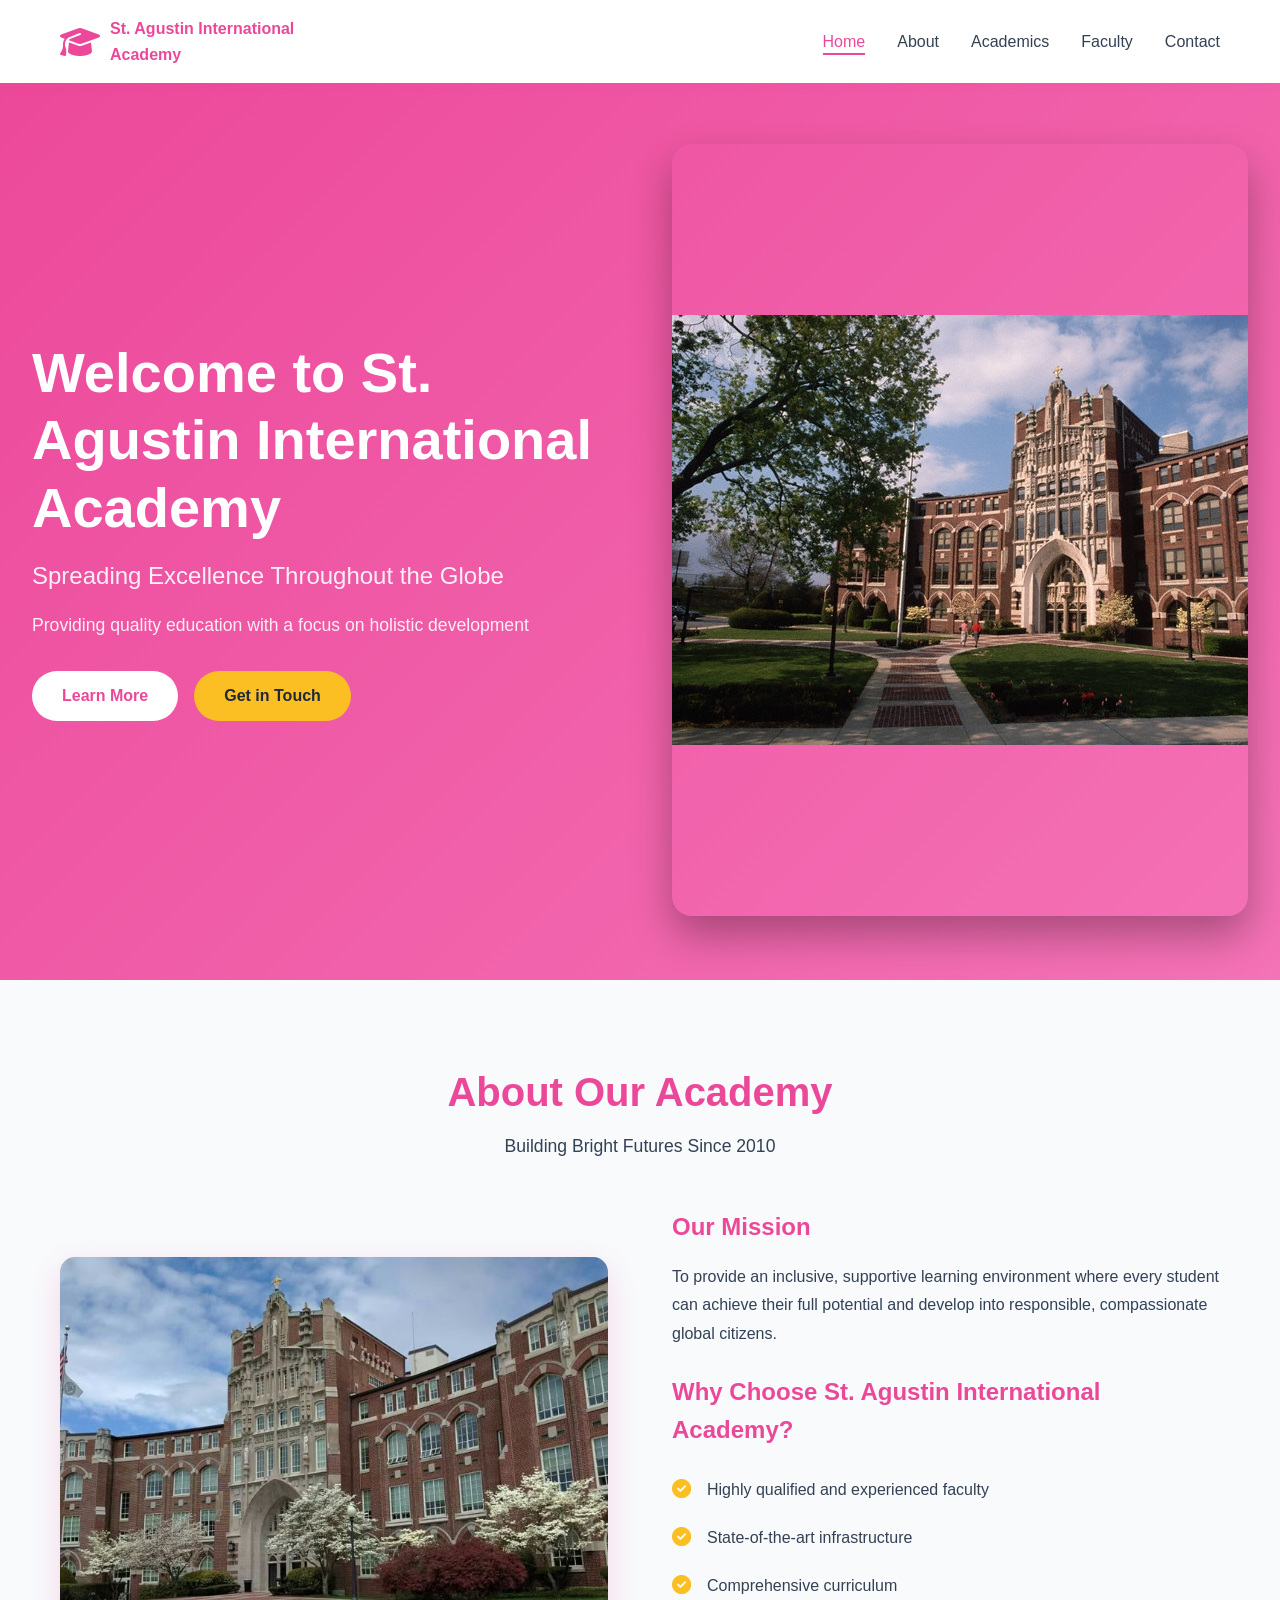
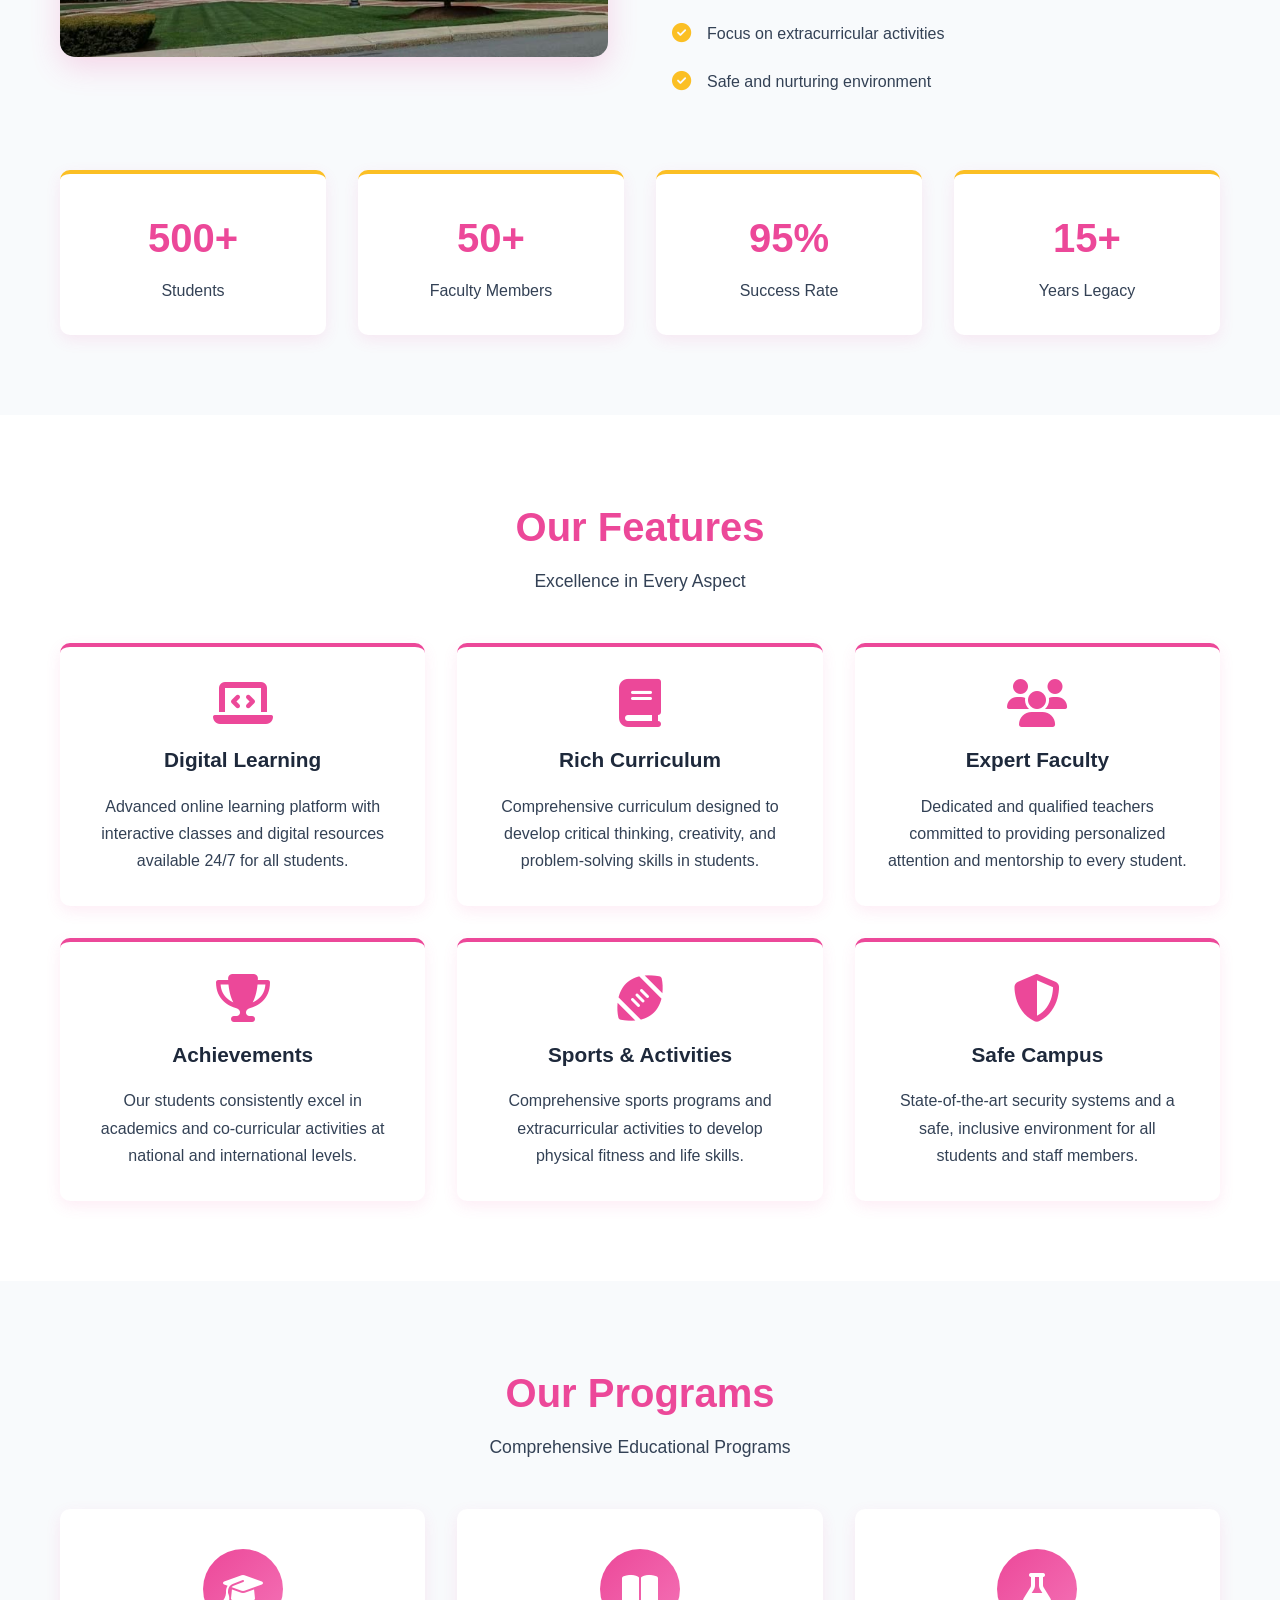
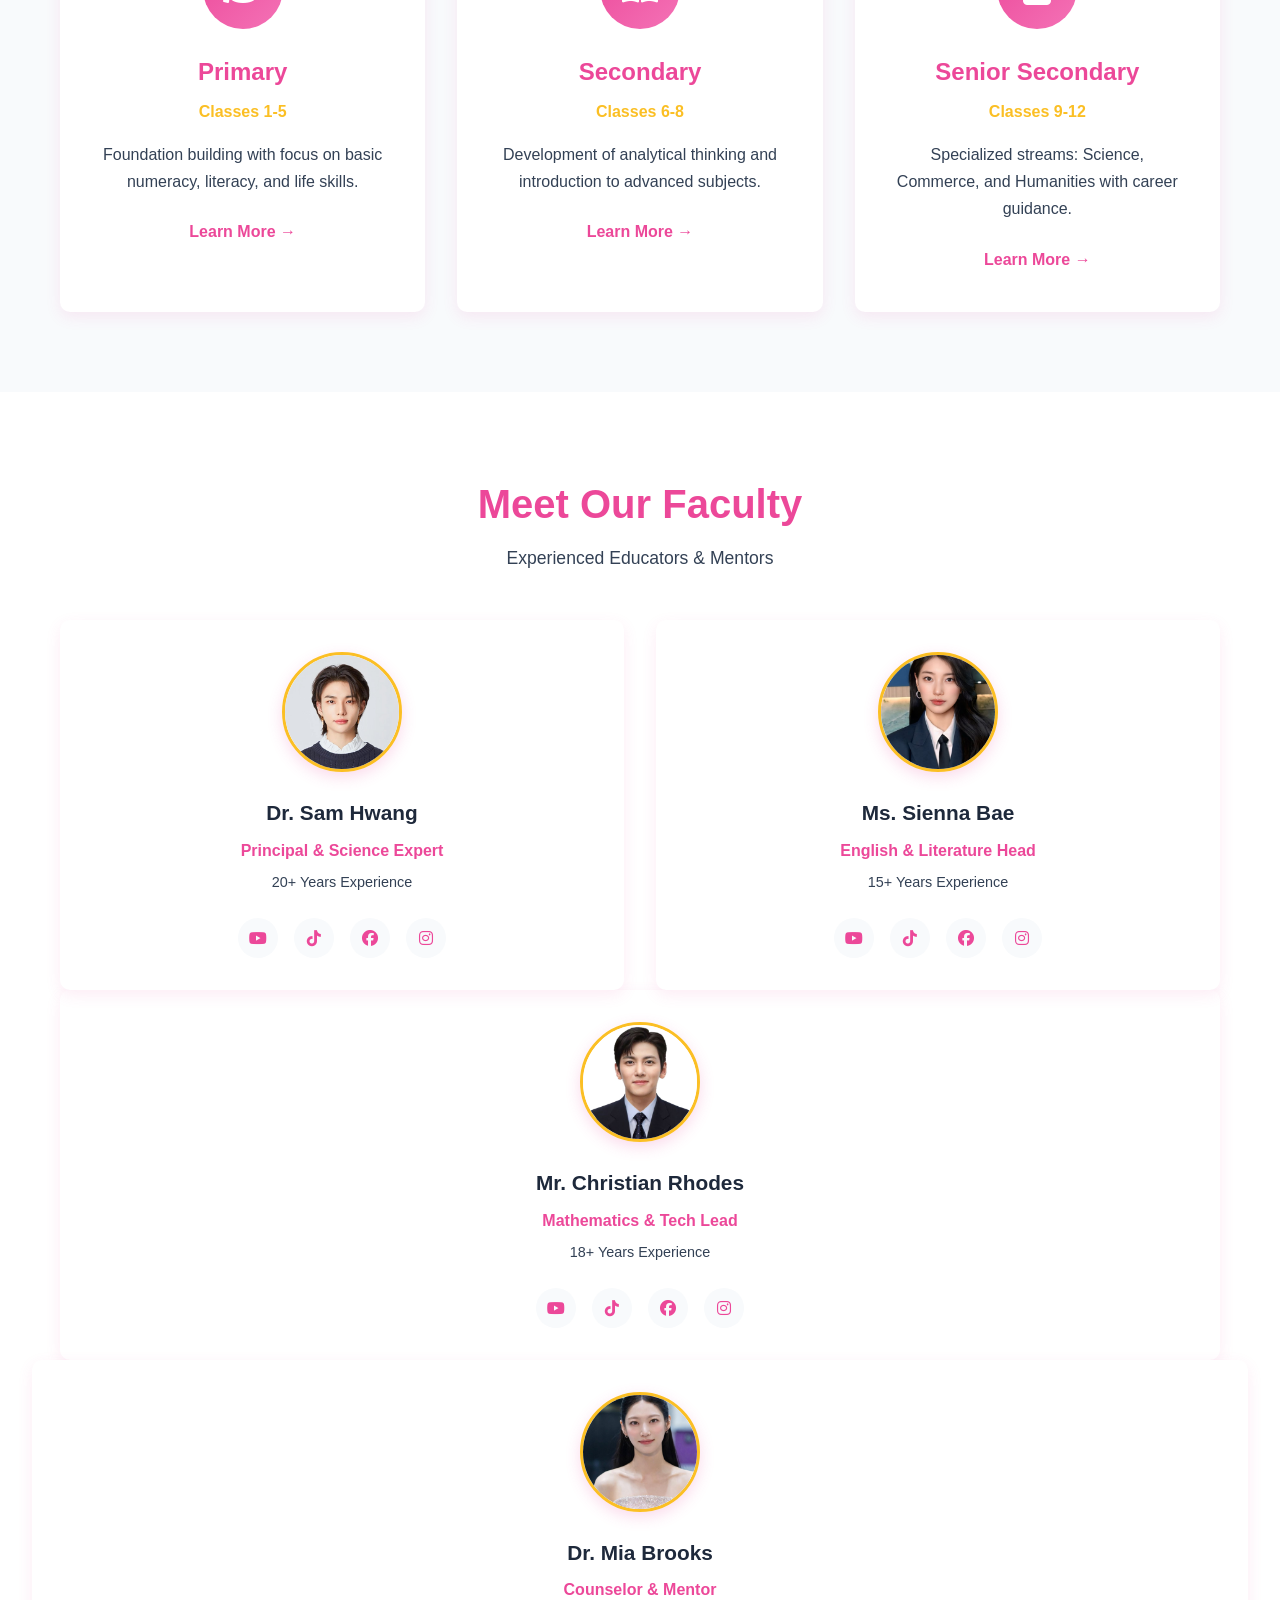
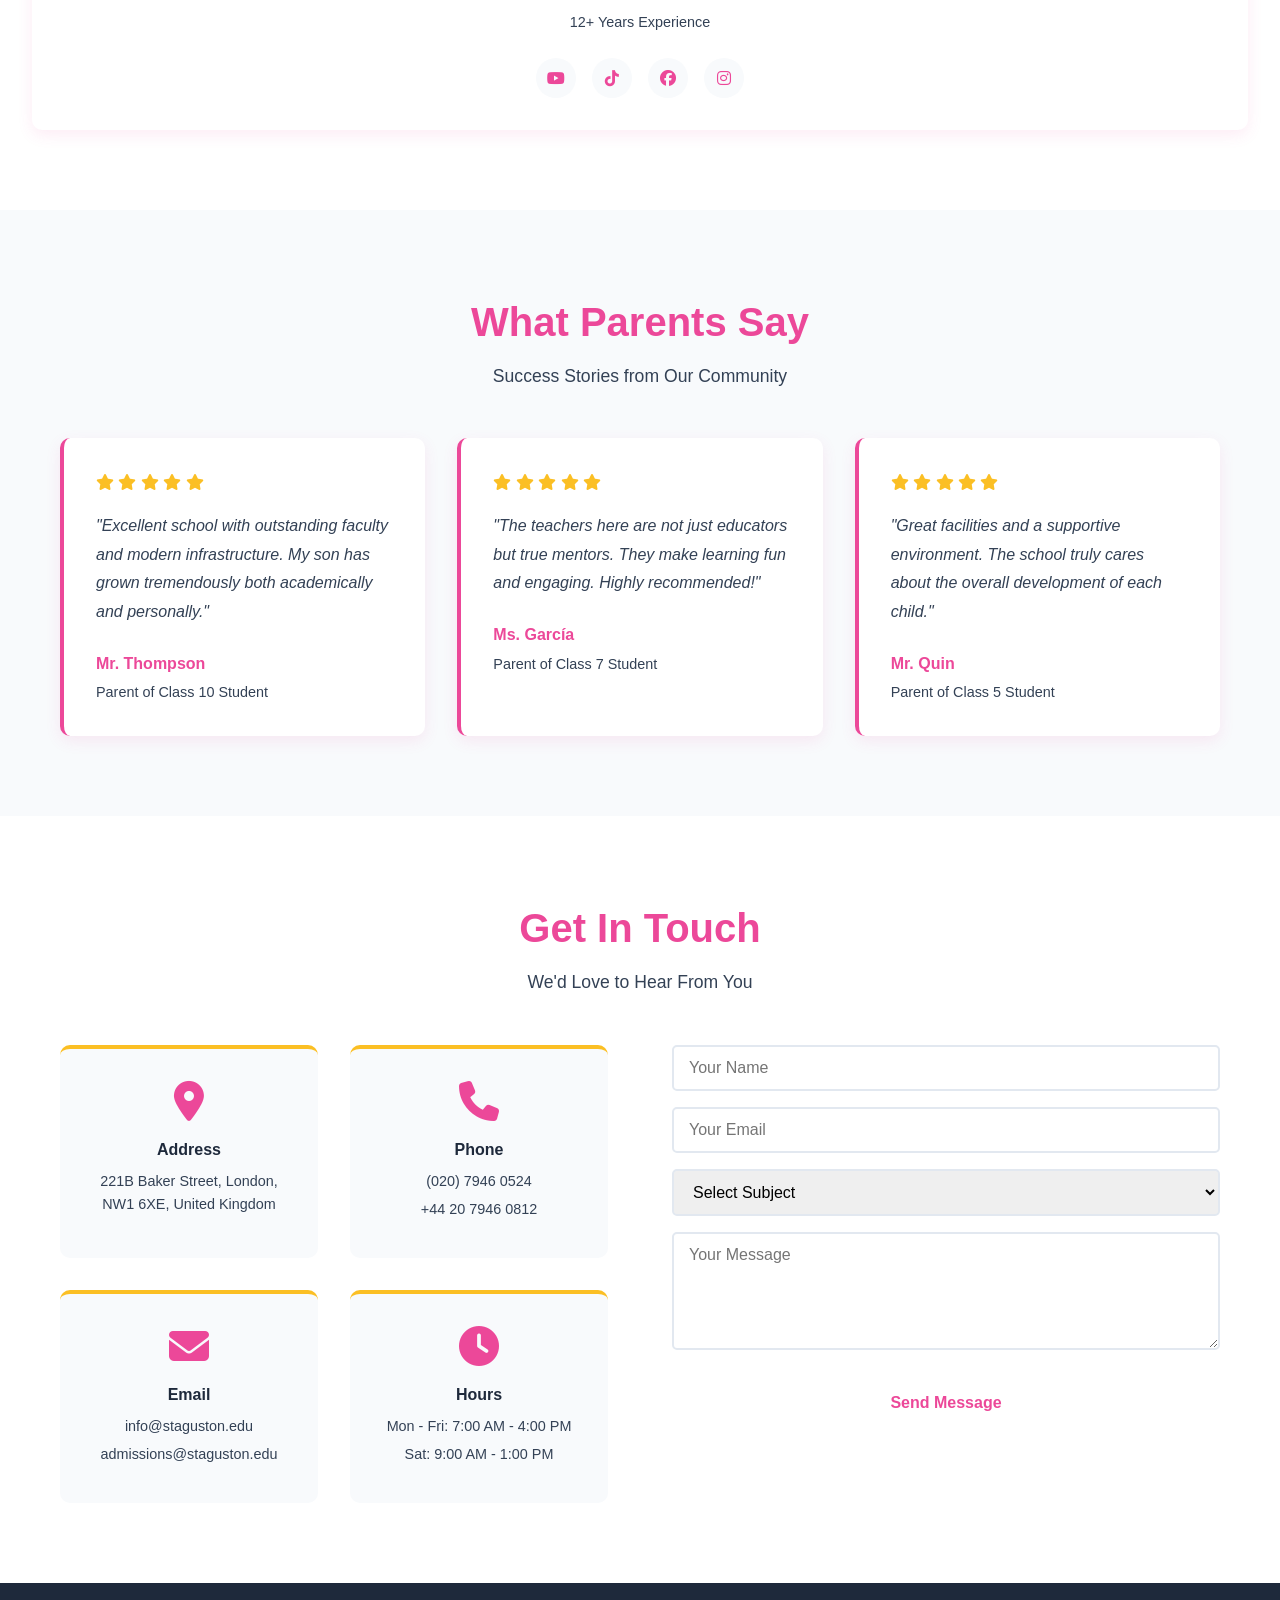
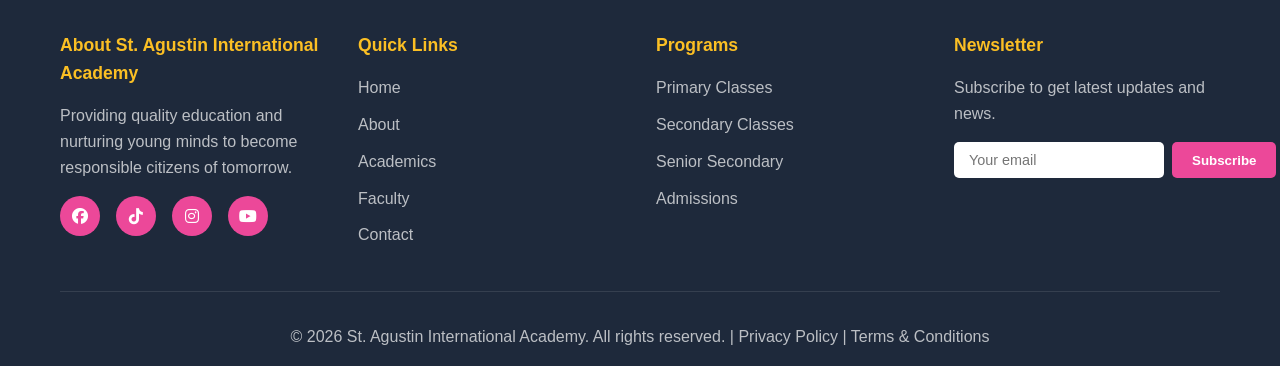
<file: index.html>
<!DOCTYPE html>
<html lang="en">
<head>
	<meta charset="UTF-8">
	<meta name="viewport" content="width=device-width, initial-scale=1.0">
	<title>St. Agustin International Academy - Excellence in Education</title>

	<!-- Font Awesome CDN link -->
	<link rel="stylesheet" href="https://cdnjs.cloudflare.com/ajax/libs/font-awesome/6.1.1/css/all.min.css" />

	<!-- External CSS -->
	<link rel="stylesheet" href="hub.css">

	<!-- jQuery CDN link -->
	<script src="https://code.jquery.com/jquery-3.6.0.min.js" integrity="sha256-/xUj+3OJU5yExlq6GSYGSHk7tPXikynS7ogEvDej/m4=" crossorigin="anonymous"></script>
</head>
<body>
	<!-- Navigation start -->
	<header>
		<nav class="navbar">
			<div class="nav-container">
				<div class="logo">
					<i class="fas fa-graduation-cap"></i>
					<span>St. Agustin International Academy</span>
				</div>

				<div class="navigation">
					<ul>
						<i id="menu-close" class="fas fa-times"></i>
						<li><a href="#home" class="active">Home</a></li>
						<li><a href="#about">About</a></li>
						<li><a href="#academics">Academics</a></li>
						<li><a href="#faculty">Faculty</a></li>
						<li><a href="#contact">Contact</a></li>
					</ul>

					<img src="img/menu.png" id="menu-btn" alt="Menu" class="menu-icon">
				</div>
			</div>
		</nav>
	</header>
	<!-- Navigation ends -->

	<!-- Hero section starts -->
	<section id="home" class="hero">
		<div class="hero-content">
			<h1>Welcome to St. Agustin International Academy</h1>
			<h2>Spreading Excellence Throughout the Globe</h2>
			<p>Providing quality education with a focus on holistic development</p>
			<div class="btn-group">
				<a href="#about" class="btn btn-primary">Learn More</a>
				<a href="#contact" class="btn btn-secondary">Get in Touch</a>
			</div>
		</div>
		<div class="hero-image">
			<img src="img/Providence College, RI.jpg" alt="St. Agustin Academy" class="img/Providence College, RI.jpg">
		</div>
	</section>
	<!-- Hero section ends -->

	<!-- About section starts -->
	<section id="about" class="about">
		<div class="container">
			<h1>About Our Academy</h1>
			<p class="section-subtitle">Building Bright Futures Since 2010</p>

			<div class="about-content">
				<div class="about-image">
					<img src="img/this is.jpg" alt="About St. Agustin Academy" class="section-img">
				</div>

				<div class="about-text">
					<h3>Our Mission</h3>
					<p>To provide an inclusive, supportive learning environment where every student can achieve their full potential and develop into responsible, compassionate global citizens.</p>
					
					<h3>Why Choose St. Agustin International Academy?</h3>
					<ul class="about-list">
						<li><i class="fas fa-check-circle"></i> Highly qualified and experienced faculty</li>
						<li><i class="fas fa-check-circle"></i> State-of-the-art infrastructure</li>
						<li><i class="fas fa-check-circle"></i> Comprehensive curriculum</li>
						<li><i class="fas fa-check-circle"></i> Focus on extracurricular activities</li>
						<li><i class="fas fa-check-circle"></i> Safe and nurturing environment</li>
					</ul>
				</div>
			</div>

			<div class="about-stats">
				<div class="stat-box">
					<h4>500+</h4>
					<p>Students</p>
				</div>
				<div class="stat-box">
					<h4>50+</h4>
					<p>Faculty Members</p>
				</div>
				<div class="stat-box">
					<h4>95%</h4>
					<p>Success Rate</p>
				</div>
				<div class="stat-box">
					<h4>15+</h4>
					<p>Years Legacy</p>
				</div>
			</div>
		</div>
	</section>
	<!-- About section ends -->

	<!-- Features section starts -->
	<section id="features" class="features">
		<div class="container">
			<h1>Our Features</h1>
			<p class="section-subtitle">Excellence in Every Aspect</p>

			<div class="features-grid">
				<div class="feature-box">
					<i class="fas fa-laptop-code"></i>
					<h3>Digital Learning</h3>
					<p>Advanced online learning platform with interactive classes and digital resources available 24/7 for all students.</p>
				</div>

				<div class="feature-box">
					<i class="fas fa-book"></i>
					<h3>Rich Curriculum</h3>
					<p>Comprehensive curriculum designed to develop critical thinking, creativity, and problem-solving skills in students.</p>
				</div>

				<div class="feature-box">
					<i class="fas fa-users"></i>
					<h3>Expert Faculty</h3>
					<p>Dedicated and qualified teachers committed to providing personalized attention and mentorship to every student.</p>
				</div>

				<div class="feature-box">
					<i class="fas fa-trophy"></i>
					<h3>Achievements</h3>
					<p>Our students consistently excel in academics and co-curricular activities at national and international levels.</p>
				</div>

				<div class="feature-box">
					<i class="fas fa-football-ball"></i>
					<h3>Sports & Activities</h3>
					<p>Comprehensive sports programs and extracurricular activities to develop physical fitness and life skills.</p>
				</div>

				<div class="feature-box">
					<i class="fas fa-shield-alt"></i>
					<h3>Safe Campus</h3>
					<p>State-of-the-art security systems and a safe, inclusive environment for all students and staff members.</p>
				</div>
			</div>
		</div>
	</section>
	<!-- Features section ends -->

	<!-- Academics section starts -->
	<section id="academics" class="academics">
		<div class="container">
			<h1>Our Programs</h1>
			<p class="section-subtitle">Comprehensive Educational Programs</p>

			<div class="programs-grid">
				<div class="program-card">
					<div class="program-icon">
						<i class="fas fa-graduation-cap"></i>
					</div>
					<h3>Primary</h3>
					<p>Classes 1-5</p>
					<p class="program-desc">Foundation building with focus on basic numeracy, literacy, and life skills.</p>
					<a href="#" class="learn-more">Learn More →</a>
				</div>

				<div class="program-card">
					<div class="program-icon">
						<i class="fas fa-book-open"></i>
					</div>
					<h3>Secondary</h3>
					<p>Classes 6-8</p>
					<p class="program-desc">Development of analytical thinking and introduction to advanced subjects.</p>
					<a href="#" class="learn-more">Learn More →</a>
				</div>

				<div class="program-card">
					<div class="program-icon">
						<i class="fas fa-flask"></i>
					</div>
					<h3>Senior Secondary</h3>
					<p>Classes 9-12</p>
					<p class="program-desc">Specialized streams: Science, Commerce, and Humanities with career guidance.</p>
					<a href="#" class="learn-more">Learn More →</a>
				</div>
			</div>
		</div>
	</section>
	<!-- Academics section ends -->

	<!-- Faculty section starts -->
	<section id="faculty" class="faculty">
		<div class="container">
			<h1>Meet Our Faculty</h1>
			<p class="section-subtitle">Experienced Educators & Mentors</p>

			<div class="faculty-grid">
				<div class="faculty-card">
					<div class="faculty-image">
						<img src="img/hyun.jpg" alt="Dr. Sam Hwang" class="faculty-img">
					</div>
					<h3>Dr. Sam Hwang</h3>
					<p class="designation">Principal & Science Expert</p>
					<p class="experience">20+ Years Experience</p>
					<div class="social-links">
						<a href="https://www.youtube.com/jypentertainment"><i class="fab fa-youtube"></i></a>
						<a href="https://www.youtube.com/redirect?event=channel_description&redir_token=[base64]&q=https%3A%2F%2Fwww.tiktok.com%2F%40jypestraykids"><i class="fab fa-tiktok"></i></a>
						<a href="https://www.youtube.com/redirect?event=channel_description&redir_token=[base64]&q=https%3A%2F%2Fwww.facebook.com%2FJYPEStrayKids%2F"><i class="fab fa-facebook"></i></a>
						<a href="https://www.instagram.com/hynjinnnn/"><i class="fab fa-instagram"></i></a>
					</div>
				</div>

				<div class="faculty-card">
					<div class="faculty-image">
						<img src="img/shesh.jpg" alt="Ms. Sienna Bae" class="faculty-img">
					</div>
					<h3>Ms. Sienna Bae</h3>
					<p class="designation">English & Literature Head</p>
					<p class="experience">15+ Years Experience</p>
					<div class="social-links">
						<a href="https://www.youtube.com/redirect?event=channel_header&redir_token=[base64]&q=https%3A%2F%2Fsupport.google.com%2Fyoutube%3Fp%3Dsub_to_oac"><i class="fab fa-youtube"></i></a>
						<a href="https://www.tiktok.com/@skuukzky.1"><i class="fab fa-tiktok"></i></a>
						<a href="https://www.facebook.com/soopent/"><i class="fab fa-facebook"></i></a>
						<a href="https://www.instagram.com/skuukzky/"><i class="fab fa-instagram"></i></a>
					</div>
					</div>
				</div>

				<div class="faculty-card">
					<div class="faculty-image">
						<img src="img/ji.jpg" alt="Mr. Christian Rhodes" class="faculty-img">
					</div>
					<h3>Mr. Christian Rhodes </h3>
					<p class="designation">Mathematics & Tech Lead</p>
					<p class="experience">18+ Years Experience</p>
					<div class="social-links">
						<a href="http://www.youtube.com/@jichangwook"><i class="fab fa-youtube"></i></a>
						<a href="https://www.youtube.com/redirect?event=channel_description&redir_token=[base64]&q=https%3A%2F%2Fwww.tiktok.com%2F%40actor.jichangwook"><i class="fab fa-tiktok"></i></a>
						<a href="https://www.youtube.com/redirect?event=channel_description&redir_token=[base64]&q=https%3A%2F%2Fwww.facebook.com%2Factor.jichangwook"><i class="fab fa-facebook"></i></a>
						<a href="https://www.youtube.com/redirect?event=channel_description&redir_token=[base64]&q=https%3A%2F%2Fwww.instagram.com%2Fjichangwook%2F"><i class="fab fa-instagram"></i></a>
					</div>
					</div>
				</div>

				<div class="faculty-card">
					<div class="faculty-image">
						<img src="img/preftec.jpg" alt="Dr. Mia Brooks" class="faculty-img">
					</div>
					<h3>Dr. Mia Brooks</h3>
					<p class="designation">Counselor & Mentor</p>
					<p class="experience">12+ Years Experience</p>
					<div class="social-links">
						<a href="https://www.youtube.com/hashtag/seungyeoncam"><i class="fab fa-youtube"></i></a>
						<a href="https://www.tiktok.com/@nugu1089/video/7635711668663749908"><i class="fab fa-tiktok"></i></a>
						<a href="https://www.facebook.com/gongseungyeon/"><i class="fab fa-facebook"></i></a>
						<a href="https://www.instagram.com/0seungyeon/"><i class="fab fa-instagram"></i></a>
					</div>
					</div>
				</div>
			</div>
		</div>
	</section>
	<!-- Faculty section ends -->

	<!-- Testimonials section starts -->
	<section class="testimonials">
		<div class="container">
			<h1>What Parents Say</h1>
			<p class="section-subtitle">Success Stories from Our Community</p>

			<div class="testimonials-grid">
				<div class="testimonial-card">
					<div class="stars">
						<i class="fas fa-star"></i>
						<i class="fas fa-star"></i>
						<i class="fas fa-star"></i>
						<i class="fas fa-star"></i>
						<i class="fas fa-star"></i>
					</div>
					<p class="testimonial-text">"Excellent school with outstanding faculty and modern infrastructure. My son has grown tremendously both academically and personally."</p>
					<h4>Mr. Thompson</h4>
					<p class="parent-info">Parent of Class 10 Student</p>
				</div>

				<div class="testimonial-card">
					<div class="stars">
						<i class="fas fa-star"></i>
						<i class="fas fa-star"></i>
						<i class="fas fa-star"></i>
						<i class="fas fa-star"></i>
						<i class="fas fa-star"></i>
					</div>
					<p class="testimonial-text">"The teachers here are not just educators but true mentors. They make learning fun and engaging. Highly recommended!"</p>
					<h4>Ms. García</h4>
					<p class="parent-info">Parent of Class 7 Student</p>
				</div>

				<div class="testimonial-card">
					<div class="stars">
						<i class="fas fa-star"></i>
						<i class="fas fa-star"></i>
						<i class="fas fa-star"></i>
						<i class="fas fa-star"></i>
						<i class="fas fa-star"></i>
					</div>
					<p class="testimonial-text">"Great facilities and a supportive environment. The school truly cares about the overall development of each child."</p>
					<h4>Mr. Quin</h4>
					<p class="parent-info">Parent of Class 5 Student</p>
				</div>
			</div>
		</div>
	</section>
	<!-- Testimonials section ends -->

	<!-- Contact section starts -->
	<section id="contact" class="contact">
		<div class="container">
			<h1>Get In Touch</h1>
			<p class="section-subtitle">We'd Love to Hear From You</p>

			<div class="contact-content">
				<div class="contact-info">
					<div class="info-box">
						<i class="fas fa-map-marker-alt"></i>
						<h4>Address</h4>
						<p>221B Baker Street, London, NW1 6XE, United Kingdom</p>
					</div>

					<div class="info-box">
						<i class="fas fa-phone"></i>
						<h4>Phone</h4>
						<p>(020) 7946 0524</p>
						<p>+44 20 7946 0812</p>
					</div>

					<div class="info-box">
						<i class="fas fa-envelope"></i>
						<h4>Email</h4>
						<p>info@staguston.edu</p>
						<p>admissions@staguston.edu</p>
					</div>

					<div class="info-box">
						<i class="fas fa-clock"></i>
						<h4>Hours</h4>
						<p>Mon - Fri: 7:00 AM - 4:00 PM</p>
						<p>Sat: 9:00 AM - 1:00 PM</p>
					</div>
				</div>

				<form class="contact-form">
					<input type="text" placeholder="Your Name" required>
					<input type="email" placeholder="Your Email" required>
					<select required>
						<option value="">Select Subject</option>
						<option value="admissions">Admissions</option>
						<option value="facilities">Facilities</option>
						<option value="academics">Academics</option>
						<option value="other">Other</option>
					</select>
					<textarea rows="5" placeholder="Your Message" required></textarea>
					<button type="submit" class="btn btn-primary">Send Message</button>
				</form>
			</div>
		</div>
	</section>
	<!-- Contact section ends -->

	<!-- Footer starts -->
	<footer class="footer">
		<div class="container">
			<div class="footer-content">
				<div class="footer-col">
					<h4>About St. Agustin International Academy</h4>
					<p>Providing quality education and nurturing young minds to become responsible citizens of tomorrow.</p>
					<div class="social-icons">
						<a href="https://facebook.com"><i class="fab fa-facebook"></i></a>
						<a href="https://tiktok.com"><i class="fab fa-tiktok"></i></a>
						<a href="https://instagram.com"><i class="fab fa-instagram"></i></a>
						<a href="https://youtube.com"><i class="fab fa-youtube"></i></a>
					</div>
				</div>

				<div class="footer-col">
					<h4>Quick Links</h4>
					<ul>
						<li><a href="#home">Home</a></li>
						<li><a href="#about">About</a></li>
						<li><a href="#academics">Academics</a></li>
						<li><a href="#faculty">Faculty</a></li>
						<li><a href="#contact">Contact</a></li>
					</ul>
				</div>

				<div class="footer-col">
					<h4>Programs</h4>
					<ul>
						<li><a href="#Primary Classes">Primary Classes</a></li>
						<li><a href="#Secondary Classes">Secondary Classes</a></li>
						<li><a href="#Senior Secondary">Senior Secondary</a></li>
						<li><a href="#Admissions">Admissions</a></li>
					</ul>
				</div>

				<div class="footer-col">
					<h4>Newsletter</h4>
					<p>Subscribe to get latest updates and news.</p>
					<form class="newsletter">
						<input type="email" placeholder="Your email" required>
						<button type="submit">Subscribe</button>
					</form>
				</div>
			</div>

			<div class="footer-bottom">
				<p>&copy; 2026 St. Agustin International Academy. All rights reserved. | Privacy Policy | Terms & Conditions</p>
			</div>
		</div>
	</footer>
	<!-- Footer ends -->

	<script>
		// Show menu on burger click
		$('#menu-btn').click(function(){
			$('nav .navigation ul').addClass('active');
		});

		// Hide menu on close click
		$('#menu-close').click(function(){
			$('nav .navigation ul').removeClass('active');
		});

		// Smooth scrolling for anchor links - FASTER (300ms instead of 1000ms)
		$('a[href^="#"]').on('click', function(e) {
			e.preventDefault();
			var target = $(this.getAttribute('href'));
			if(target.length) {
				$('html, body').stop().animate({
					scrollTop: target.offset().top - 80
				}, 300);  // ← Changed from 1000ms to 300ms for faster scrolling
				$('nav .navigation ul').removeClass('active');
			}
		});

		// Add active class to nav links on scroll
		$(window).scroll(function() {
			var scrollPosition = $(document).scrollTop();
			$('nav ul li a').each(function() {
				var targetSection = $(this.getAttribute('href'));
				if(targetSection.length) {
					if(scrollPosition >= targetSection.offset().top - 100) {
						$('nav ul li a').removeClass('active');
						$(this).addClass('active');
					}
				}
			});
		});
	</script>
</body>
</html>
</file>
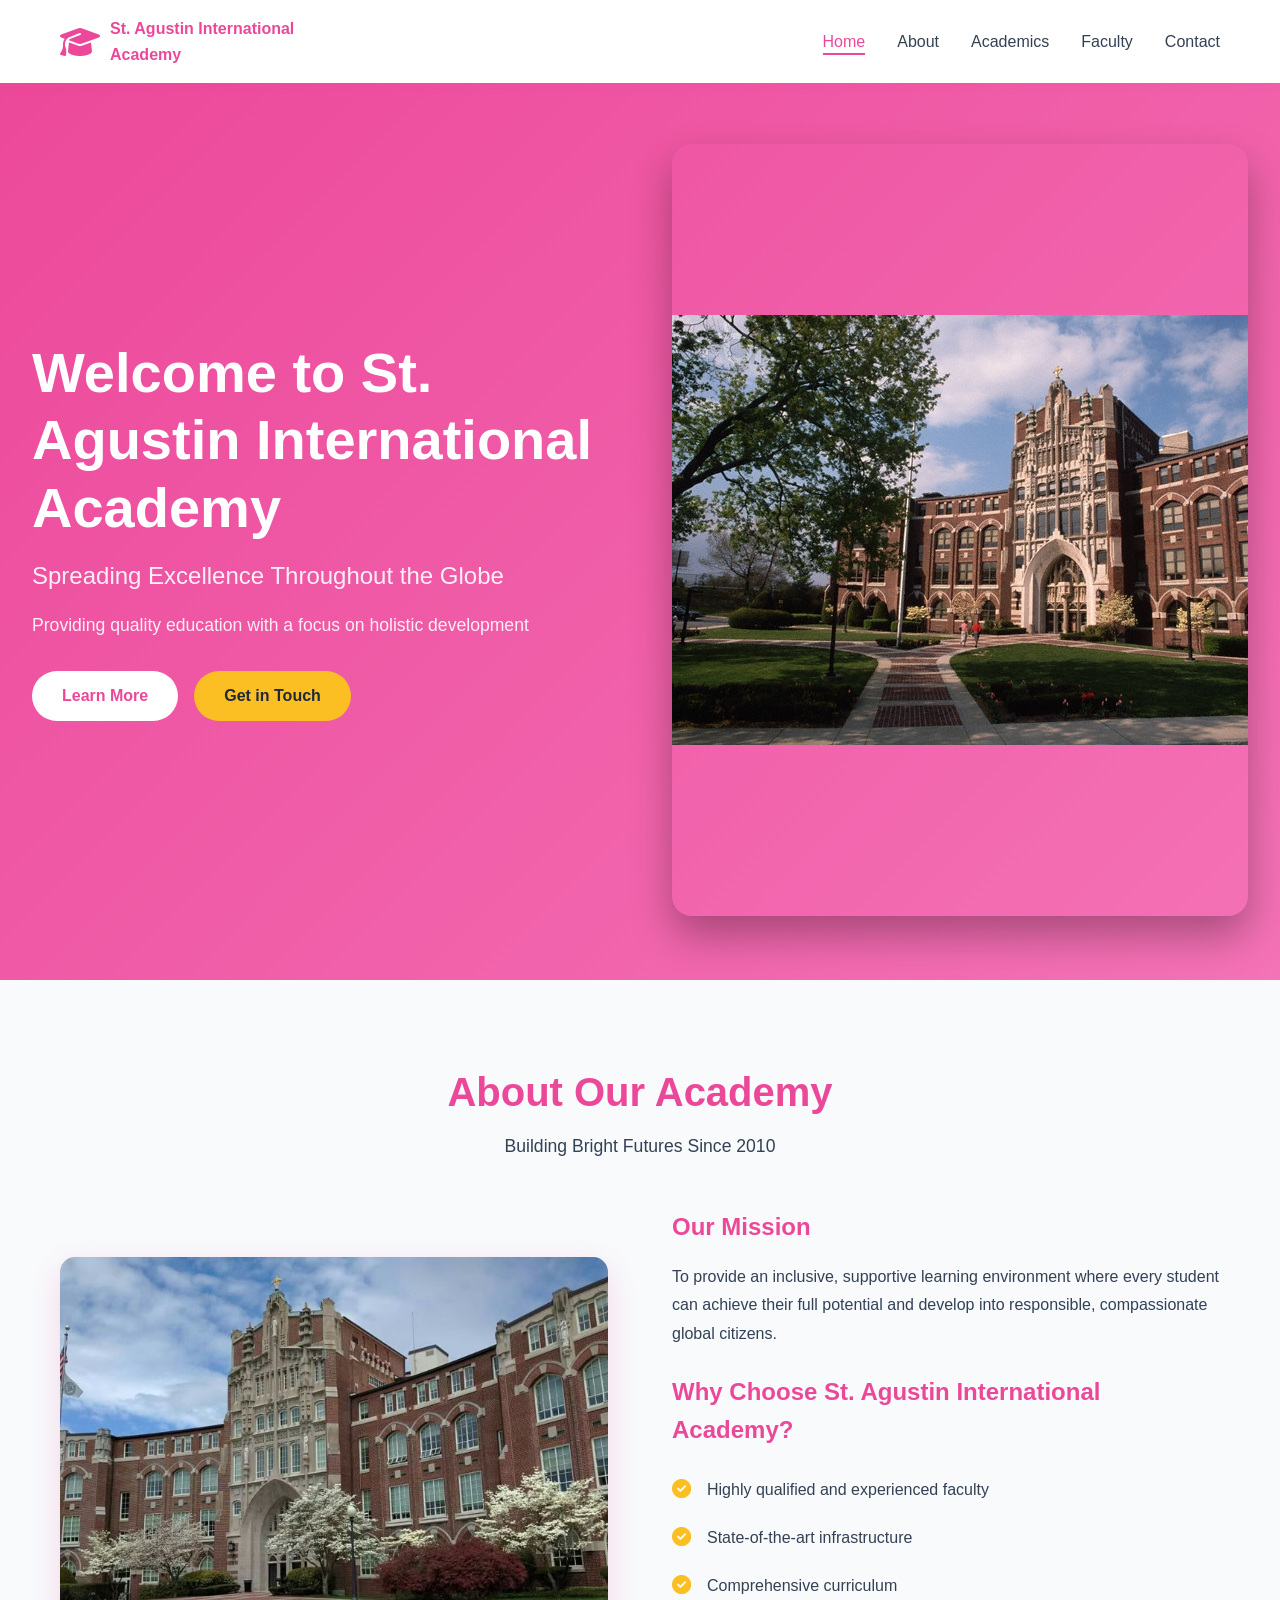
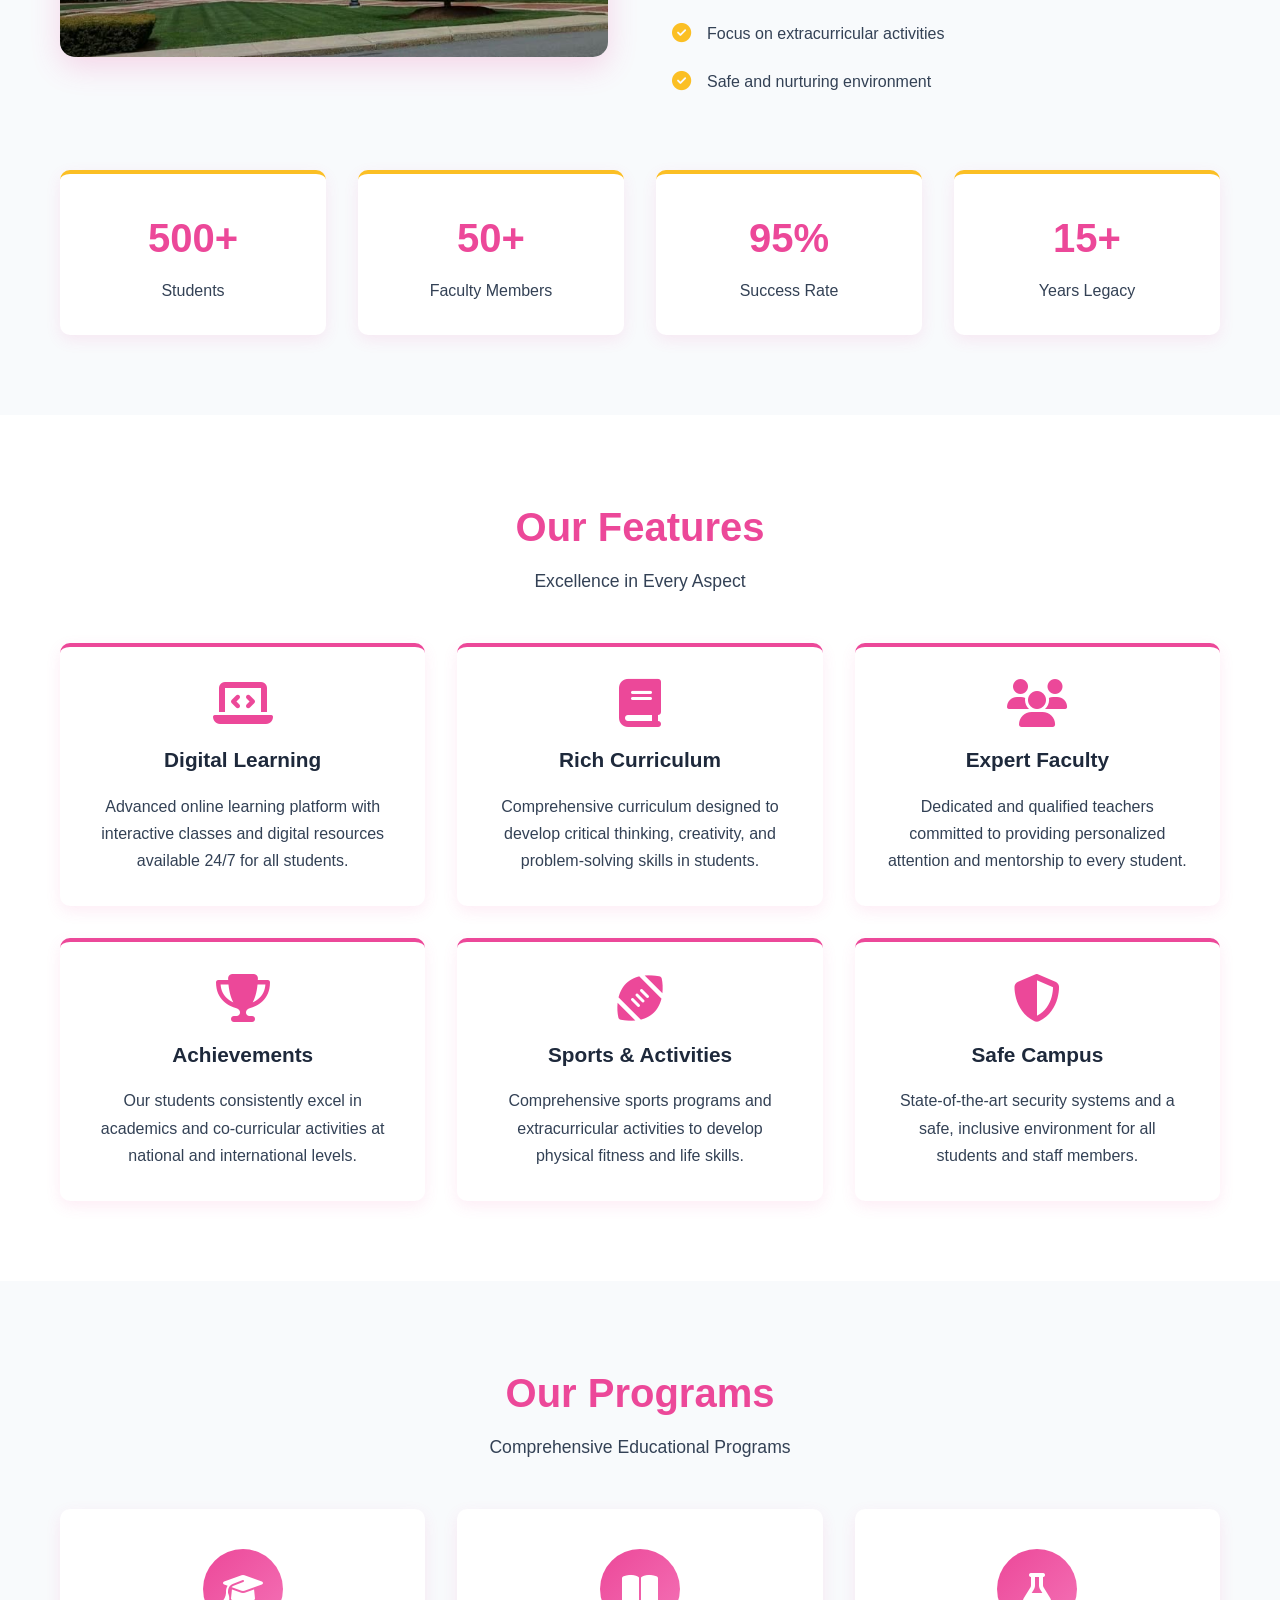
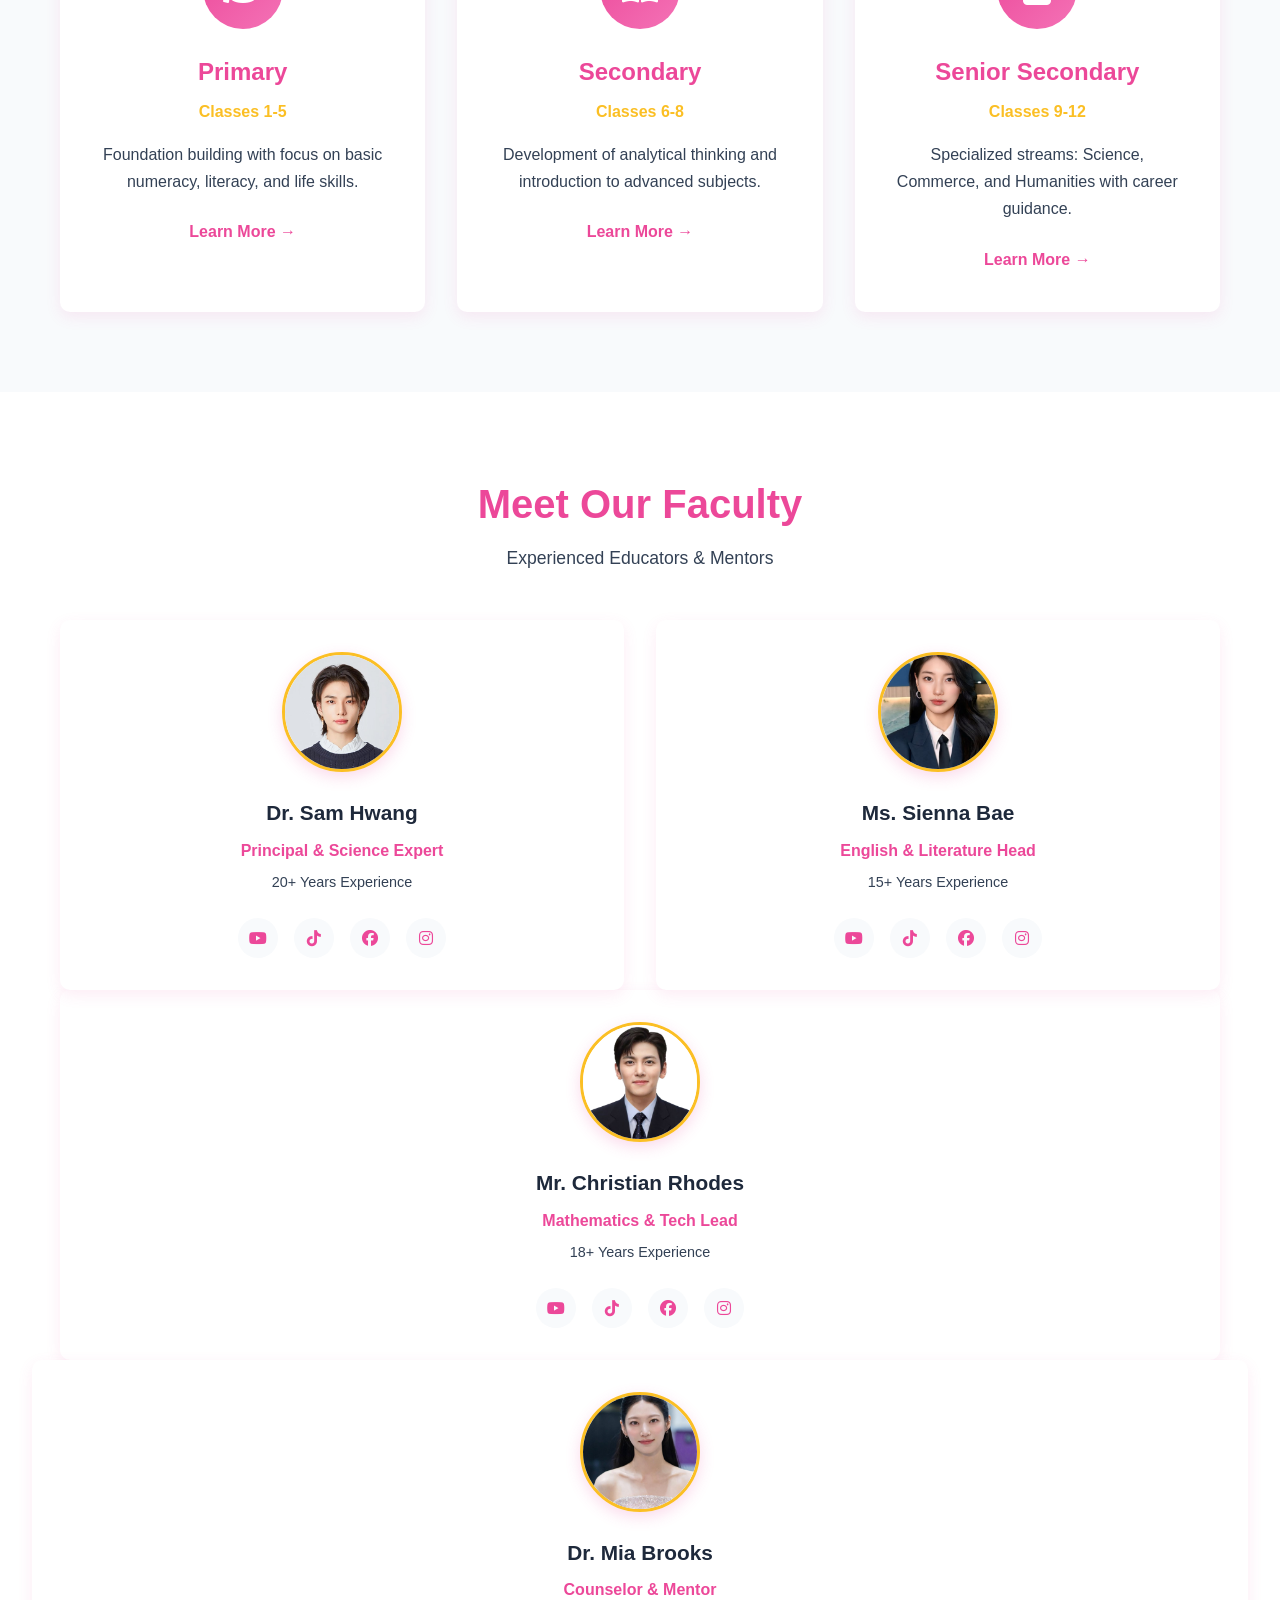
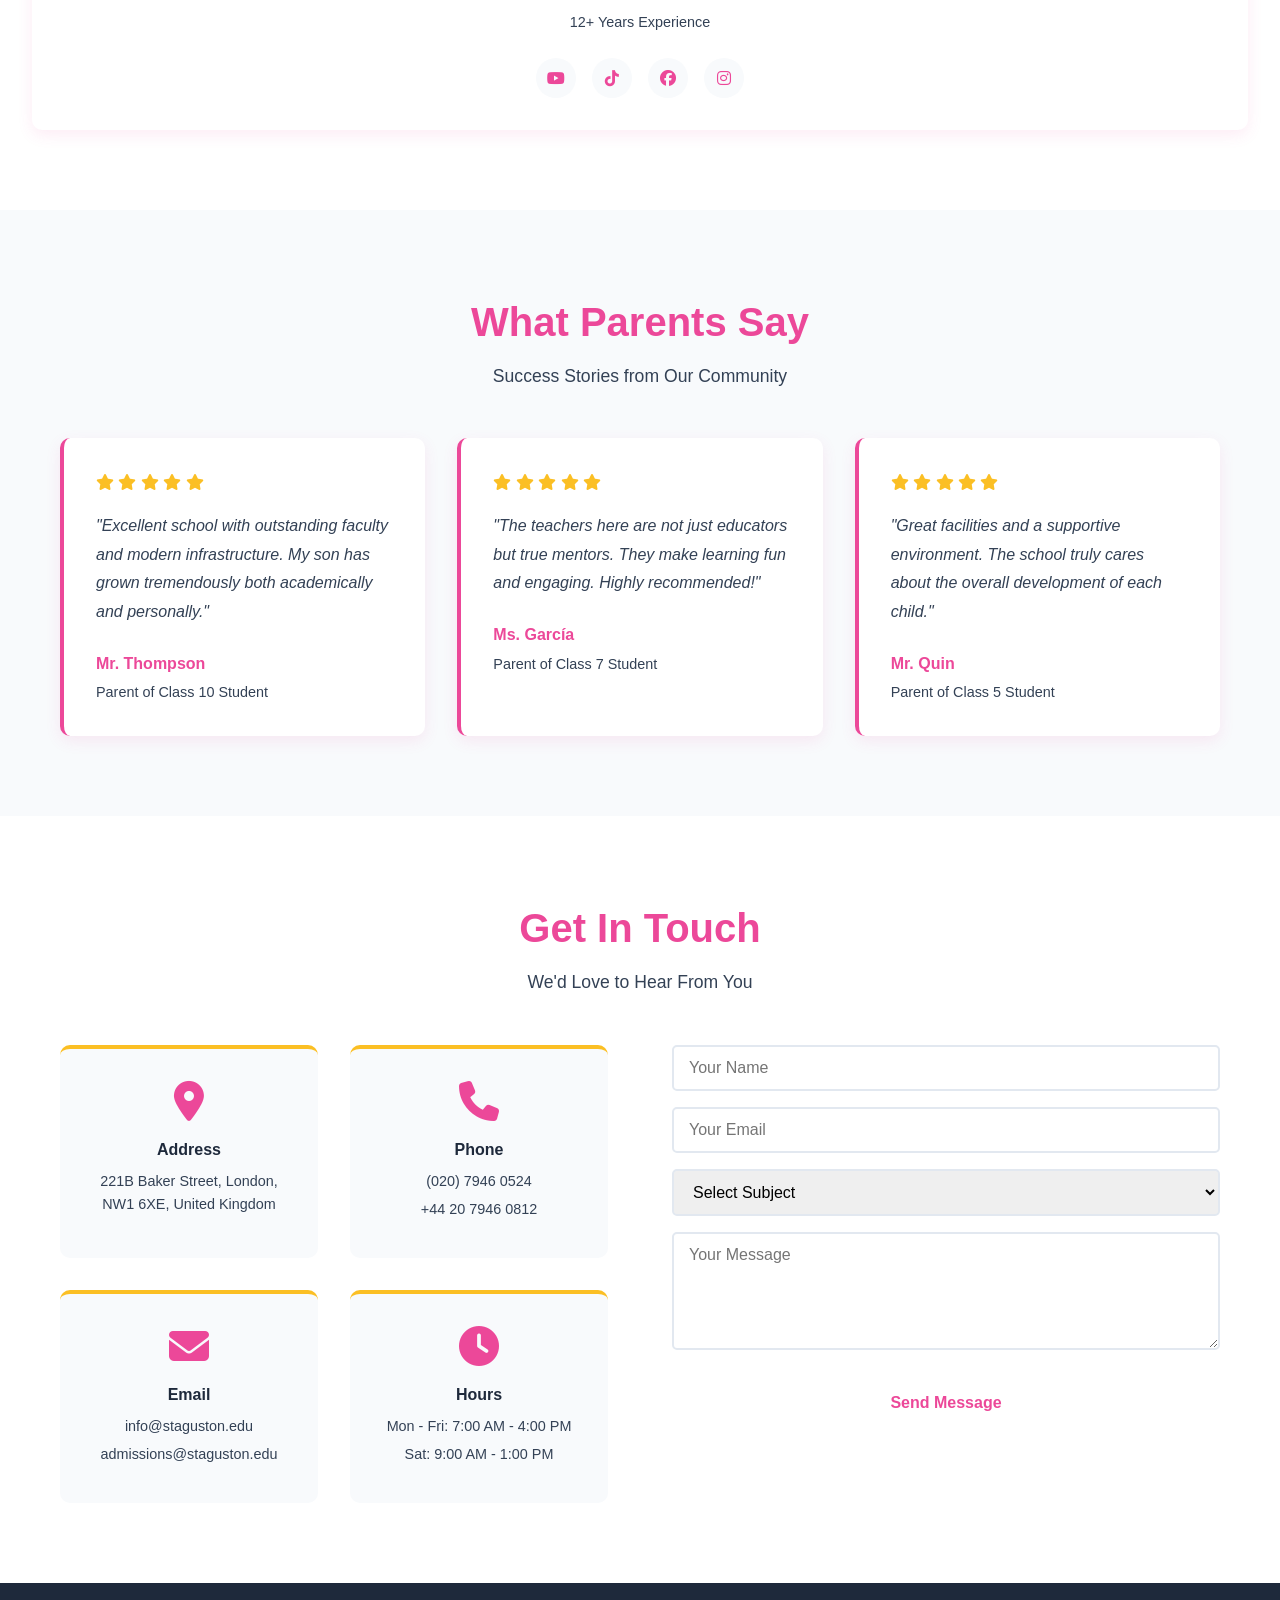
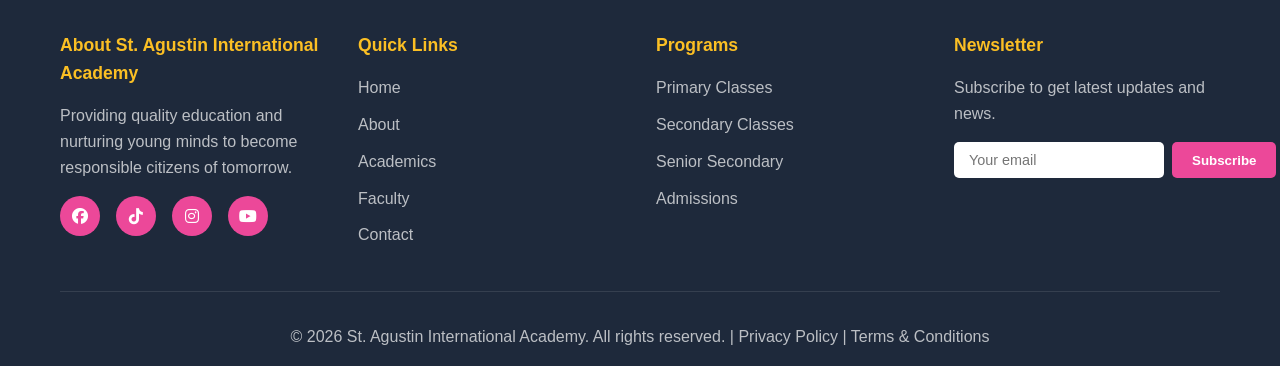
<file: git.html>
<!DOCTYPE html>
<html lang="en">
<head>
	<meta charset="UTF-8">
	<meta name="viewport" content="width=device-width, initial-scale=1.0">
	<title>St. Agustin International Academy - Excellence in Education</title>

	<!-- Font Awesome CDN link -->
	<link rel="stylesheet" href="https://cdnjs.cloudflare.com/ajax/libs/font-awesome/6.1.1/css/all.min.css" />

	<!-- External CSS -->
	<link rel="stylesheet" href="hub.css">

	<!-- jQuery CDN link -->
	<script src="https://code.jquery.com/jquery-3.6.0.min.js" integrity="sha256-/xUj+3OJU5yExlq6GSYGSHk7tPXikynS7ogEvDej/m4=" crossorigin="anonymous"></script>
</head>
<body>
	<!-- Navigation start -->
	<header>
		<nav class="navbar">
			<div class="nav-container">
				<div class="logo">
					<i class="fas fa-graduation-cap"></i>
					<span>St. Agustin International Academy</span>
				</div>

				<div class="navigation">
					<ul>
						<i id="menu-close" class="fas fa-times"></i>
						<li><a href="#home" class="active">Home</a></li>
						<li><a href="#about">About</a></li>
						<li><a href="#academics">Academics</a></li>
						<li><a href="#faculty">Faculty</a></li>
						<li><a href="#contact">Contact</a></li>
					</ul>

					<img src="img/menu.png" id="menu-btn" alt="Menu" class="menu-icon">
				</div>
			</div>
		</nav>
	</header>
	<!-- Navigation ends -->

	<!-- Hero section starts -->
	<section id="home" class="hero">
		<div class="hero-content">
			<h1>Welcome to St. Agustin International Academy</h1>
			<h2>Spreading Excellence Throughout the Globe</h2>
			<p>Providing quality education with a focus on holistic development</p>
			<div class="btn-group">
				<a href="#about" class="btn btn-primary">Learn More</a>
				<a href="#contact" class="btn btn-secondary">Get in Touch</a>
			</div>
		</div>
		<div class="hero-image">
			<img src="img/Providence College, RI.jpg" alt="St. Agustin Academy" class="img/Providence College, RI.jpg">
		</div>
	</section>
	<!-- Hero section ends -->

	<!-- About section starts -->
	<section id="about" class="about">
		<div class="container">
			<h1>About Our Academy</h1>
			<p class="section-subtitle">Building Bright Futures Since 2010</p>

			<div class="about-content">
				<div class="about-image">
					<img src="img/this is.jpg" alt="About St. Agustin Academy" class="section-img">
				</div>

				<div class="about-text">
					<h3>Our Mission</h3>
					<p>To provide an inclusive, supportive learning environment where every student can achieve their full potential and develop into responsible, compassionate global citizens.</p>
					
					<h3>Why Choose St. Agustin International Academy?</h3>
					<ul class="about-list">
						<li><i class="fas fa-check-circle"></i> Highly qualified and experienced faculty</li>
						<li><i class="fas fa-check-circle"></i> State-of-the-art infrastructure</li>
						<li><i class="fas fa-check-circle"></i> Comprehensive curriculum</li>
						<li><i class="fas fa-check-circle"></i> Focus on extracurricular activities</li>
						<li><i class="fas fa-check-circle"></i> Safe and nurturing environment</li>
					</ul>
				</div>
			</div>

			<div class="about-stats">
				<div class="stat-box">
					<h4>500+</h4>
					<p>Students</p>
				</div>
				<div class="stat-box">
					<h4>50+</h4>
					<p>Faculty Members</p>
				</div>
				<div class="stat-box">
					<h4>95%</h4>
					<p>Success Rate</p>
				</div>
				<div class="stat-box">
					<h4>15+</h4>
					<p>Years Legacy</p>
				</div>
			</div>
		</div>
	</section>
	<!-- About section ends -->

	<!-- Features section starts -->
	<section id="features" class="features">
		<div class="container">
			<h1>Our Features</h1>
			<p class="section-subtitle">Excellence in Every Aspect</p>

			<div class="features-grid">
				<div class="feature-box">
					<i class="fas fa-laptop-code"></i>
					<h3>Digital Learning</h3>
					<p>Advanced online learning platform with interactive classes and digital resources available 24/7 for all students.</p>
				</div>

				<div class="feature-box">
					<i class="fas fa-book"></i>
					<h3>Rich Curriculum</h3>
					<p>Comprehensive curriculum designed to develop critical thinking, creativity, and problem-solving skills in students.</p>
				</div>

				<div class="feature-box">
					<i class="fas fa-users"></i>
					<h3>Expert Faculty</h3>
					<p>Dedicated and qualified teachers committed to providing personalized attention and mentorship to every student.</p>
				</div>

				<div class="feature-box">
					<i class="fas fa-trophy"></i>
					<h3>Achievements</h3>
					<p>Our students consistently excel in academics and co-curricular activities at national and international levels.</p>
				</div>

				<div class="feature-box">
					<i class="fas fa-football-ball"></i>
					<h3>Sports & Activities</h3>
					<p>Comprehensive sports programs and extracurricular activities to develop physical fitness and life skills.</p>
				</div>

				<div class="feature-box">
					<i class="fas fa-shield-alt"></i>
					<h3>Safe Campus</h3>
					<p>State-of-the-art security systems and a safe, inclusive environment for all students and staff members.</p>
				</div>
			</div>
		</div>
	</section>
	<!-- Features section ends -->

	<!-- Academics section starts -->
	<section id="academics" class="academics">
		<div class="container">
			<h1>Our Programs</h1>
			<p class="section-subtitle">Comprehensive Educational Programs</p>

			<div class="programs-grid">
				<div class="program-card">
					<div class="program-icon">
						<i class="fas fa-graduation-cap"></i>
					</div>
					<h3>Primary</h3>
					<p>Classes 1-5</p>
					<p class="program-desc">Foundation building with focus on basic numeracy, literacy, and life skills.</p>
					<a href="#" class="learn-more">Learn More →</a>
				</div>

				<div class="program-card">
					<div class="program-icon">
						<i class="fas fa-book-open"></i>
					</div>
					<h3>Secondary</h3>
					<p>Classes 6-8</p>
					<p class="program-desc">Development of analytical thinking and introduction to advanced subjects.</p>
					<a href="#" class="learn-more">Learn More →</a>
				</div>

				<div class="program-card">
					<div class="program-icon">
						<i class="fas fa-flask"></i>
					</div>
					<h3>Senior Secondary</h3>
					<p>Classes 9-12</p>
					<p class="program-desc">Specialized streams: Science, Commerce, and Humanities with career guidance.</p>
					<a href="#" class="learn-more">Learn More →</a>
				</div>
			</div>
		</div>
	</section>
	<!-- Academics section ends -->

	<!-- Faculty section starts -->
	<section id="faculty" class="faculty">
		<div class="container">
			<h1>Meet Our Faculty</h1>
			<p class="section-subtitle">Experienced Educators & Mentors</p>

			<div class="faculty-grid">
				<div class="faculty-card">
					<div class="faculty-image">
						<img src="img/hyun.jpg" alt="Dr. Sam Hwang" class="faculty-img">
					</div>
					<h3>Dr. Sam Hwang</h3>
					<p class="designation">Principal & Science Expert</p>
					<p class="experience">20+ Years Experience</p>
					<div class="social-links">
						<a href="https://www.youtube.com/jypentertainment"><i class="fab fa-youtube"></i></a>
						<a href="https://www.youtube.com/redirect?event=channel_description&redir_token=[base64]&q=https%3A%2F%2Fwww.tiktok.com%2F%40jypestraykids"><i class="fab fa-tiktok"></i></a>
						<a href="https://www.youtube.com/redirect?event=channel_description&redir_token=[base64]&q=https%3A%2F%2Fwww.facebook.com%2FJYPEStrayKids%2F"><i class="fab fa-facebook"></i></a>
						<a href="https://www.instagram.com/hynjinnnn/"><i class="fab fa-instagram"></i></a>
					</div>
				</div>

				<div class="faculty-card">
					<div class="faculty-image">
						<img src="img/shesh.jpg" alt="Ms. Sienna Bae" class="faculty-img">
					</div>
					<h3>Ms. Sienna Bae</h3>
					<p class="designation">English & Literature Head</p>
					<p class="experience">15+ Years Experience</p>
					<div class="social-links">
						<a href="https://www.youtube.com/redirect?event=channel_header&redir_token=[base64]&q=https%3A%2F%2Fsupport.google.com%2Fyoutube%3Fp%3Dsub_to_oac"><i class="fab fa-youtube"></i></a>
						<a href="https://www.tiktok.com/@skuukzky.1"><i class="fab fa-tiktok"></i></a>
						<a href="https://www.facebook.com/soopent/"><i class="fab fa-facebook"></i></a>
						<a href="https://www.instagram.com/skuukzky/"><i class="fab fa-instagram"></i></a>
					</div>
					</div>
				</div>

				<div class="faculty-card">
					<div class="faculty-image">
						<img src="img/ji.jpg" alt="Mr. Christian Rhodes" class="faculty-img">
					</div>
					<h3>Mr. Christian Rhodes </h3>
					<p class="designation">Mathematics & Tech Lead</p>
					<p class="experience">18+ Years Experience</p>
					<div class="social-links">
						<a href="http://www.youtube.com/@jichangwook"><i class="fab fa-youtube"></i></a>
						<a href="https://www.youtube.com/redirect?event=channel_description&redir_token=[base64]&q=https%3A%2F%2Fwww.tiktok.com%2F%40actor.jichangwook"><i class="fab fa-tiktok"></i></a>
						<a href="https://www.youtube.com/redirect?event=channel_description&redir_token=[base64]&q=https%3A%2F%2Fwww.facebook.com%2Factor.jichangwook"><i class="fab fa-facebook"></i></a>
						<a href="https://www.youtube.com/redirect?event=channel_description&redir_token=[base64]&q=https%3A%2F%2Fwww.instagram.com%2Fjichangwook%2F"><i class="fab fa-instagram"></i></a>
					</div>
					</div>
				</div>

				<div class="faculty-card">
					<div class="faculty-image">
						<img src="img/preftec.jpg" alt="Dr. Mia Brooks" class="faculty-img">
					</div>
					<h3>Dr. Mia Brooks</h3>
					<p class="designation">Counselor & Mentor</p>
					<p class="experience">12+ Years Experience</p>
					<div class="social-links">
						<a href="https://www.youtube.com/hashtag/seungyeoncam"><i class="fab fa-youtube"></i></a>
						<a href="https://www.tiktok.com/@nugu1089/video/7635711668663749908"><i class="fab fa-tiktok"></i></a>
						<a href="https://www.facebook.com/gongseungyeon/"><i class="fab fa-facebook"></i></a>
						<a href="https://www.instagram.com/0seungyeon/"><i class="fab fa-instagram"></i></a>
					</div>
					</div>
				</div>
			</div>
		</div>
	</section>
	<!-- Faculty section ends -->

	<!-- Testimonials section starts -->
	<section class="testimonials">
		<div class="container">
			<h1>What Parents Say</h1>
			<p class="section-subtitle">Success Stories from Our Community</p>

			<div class="testimonials-grid">
				<div class="testimonial-card">
					<div class="stars">
						<i class="fas fa-star"></i>
						<i class="fas fa-star"></i>
						<i class="fas fa-star"></i>
						<i class="fas fa-star"></i>
						<i class="fas fa-star"></i>
					</div>
					<p class="testimonial-text">"Excellent school with outstanding faculty and modern infrastructure. My son has grown tremendously both academically and personally."</p>
					<h4>Mr. Thompson</h4>
					<p class="parent-info">Parent of Class 10 Student</p>
				</div>

				<div class="testimonial-card">
					<div class="stars">
						<i class="fas fa-star"></i>
						<i class="fas fa-star"></i>
						<i class="fas fa-star"></i>
						<i class="fas fa-star"></i>
						<i class="fas fa-star"></i>
					</div>
					<p class="testimonial-text">"The teachers here are not just educators but true mentors. They make learning fun and engaging. Highly recommended!"</p>
					<h4>Ms. García</h4>
					<p class="parent-info">Parent of Class 7 Student</p>
				</div>

				<div class="testimonial-card">
					<div class="stars">
						<i class="fas fa-star"></i>
						<i class="fas fa-star"></i>
						<i class="fas fa-star"></i>
						<i class="fas fa-star"></i>
						<i class="fas fa-star"></i>
					</div>
					<p class="testimonial-text">"Great facilities and a supportive environment. The school truly cares about the overall development of each child."</p>
					<h4>Mr. Quin</h4>
					<p class="parent-info">Parent of Class 5 Student</p>
				</div>
			</div>
		</div>
	</section>
	<!-- Testimonials section ends -->

	<!-- Contact section starts -->
	<section id="contact" class="contact">
		<div class="container">
			<h1>Get In Touch</h1>
			<p class="section-subtitle">We'd Love to Hear From You</p>

			<div class="contact-content">
				<div class="contact-info">
					<div class="info-box">
						<i class="fas fa-map-marker-alt"></i>
						<h4>Address</h4>
						<p>221B Baker Street, London, NW1 6XE, United Kingdom</p>
					</div>

					<div class="info-box">
						<i class="fas fa-phone"></i>
						<h4>Phone</h4>
						<p>(020) 7946 0524</p>
						<p>+44 20 7946 0812</p>
					</div>

					<div class="info-box">
						<i class="fas fa-envelope"></i>
						<h4>Email</h4>
						<p>info@staguston.edu</p>
						<p>admissions@staguston.edu</p>
					</div>

					<div class="info-box">
						<i class="fas fa-clock"></i>
						<h4>Hours</h4>
						<p>Mon - Fri: 7:00 AM - 4:00 PM</p>
						<p>Sat: 9:00 AM - 1:00 PM</p>
					</div>
				</div>

				<form class="contact-form">
					<input type="text" placeholder="Your Name" required>
					<input type="email" placeholder="Your Email" required>
					<select required>
						<option value="">Select Subject</option>
						<option value="admissions">Admissions</option>
						<option value="facilities">Facilities</option>
						<option value="academics">Academics</option>
						<option value="other">Other</option>
					</select>
					<textarea rows="5" placeholder="Your Message" required></textarea>
					<button type="submit" class="btn btn-primary">Send Message</button>
				</form>
			</div>
		</div>
	</section>
	<!-- Contact section ends -->

	<!-- Footer starts -->
	<footer class="footer">
		<div class="container">
			<div class="footer-content">
				<div class="footer-col">
					<h4>About St. Agustin International Academy</h4>
					<p>Providing quality education and nurturing young minds to become responsible citizens of tomorrow.</p>
					<div class="social-icons">
						<a href="https://facebook.com"><i class="fab fa-facebook"></i></a>
						<a href="https://tiktok.com"><i class="fab fa-tiktok"></i></a>
						<a href="https://instagram.com"><i class="fab fa-instagram"></i></a>
						<a href="https://youtube.com"><i class="fab fa-youtube"></i></a>
					</div>
				</div>

				<div class="footer-col">
					<h4>Quick Links</h4>
					<ul>
						<li><a href="#home">Home</a></li>
						<li><a href="#about">About</a></li>
						<li><a href="#academics">Academics</a></li>
						<li><a href="#faculty">Faculty</a></li>
						<li><a href="#contact">Contact</a></li>
					</ul>
				</div>

				<div class="footer-col">
					<h4>Programs</h4>
					<ul>
						<li><a href="#Primary Classes">Primary Classes</a></li>
						<li><a href="#Secondary Classes">Secondary Classes</a></li>
						<li><a href="#Senior Secondary">Senior Secondary</a></li>
						<li><a href="#Admissions">Admissions</a></li>
					</ul>
				</div>

				<div class="footer-col">
					<h4>Newsletter</h4>
					<p>Subscribe to get latest updates and news.</p>
					<form class="newsletter">
						<input type="email" placeholder="Your email" required>
						<button type="submit">Subscribe</button>
					</form>
				</div>
			</div>

			<div class="footer-bottom">
				<p>&copy; 2026 St. Agustin International Academy. All rights reserved. | Privacy Policy | Terms & Conditions</p>
			</div>
		</div>
	</footer>
	<!-- Footer ends -->

	<script>
		// Show menu on burger click
		$('#menu-btn').click(function(){
			$('nav .navigation ul').addClass('active');
		});

		// Hide menu on close click
		$('#menu-close').click(function(){
			$('nav .navigation ul').removeClass('active');
		});

		// Smooth scrolling for anchor links - FASTER (300ms instead of 1000ms)
		$('a[href^="#"]').on('click', function(e) {
			e.preventDefault();
			var target = $(this.getAttribute('href'));
			if(target.length) {
				$('html, body').stop().animate({
					scrollTop: target.offset().top - 80
				}, 300);  // ← Changed from 1000ms to 300ms for faster scrolling
				$('nav .navigation ul').removeClass('active');
			}
		});

		// Add active class to nav links on scroll
		$(window).scroll(function() {
			var scrollPosition = $(document).scrollTop();
			$('nav ul li a').each(function() {
				var targetSection = $(this.getAttribute('href'));
				if(targetSection.length) {
					if(scrollPosition >= targetSection.offset().top - 100) {
						$('nav ul li a').removeClass('active');
						$(this).addClass('active');
					}
				}
			});
		});
	</script>
</body>
</html>
</file>
<file: hub.css>
* {
	margin: 0;
	padding: 0;
	box-sizing: border-box;
}

:root {
	--primary-color: #ec4899;
	--secondary-color: #fbbf24;
	--dark-color: #1e293b;
	--light-color: #f8fafc;
	--text-color: #334155;
	--border-color: #e2e8f0;
	--transition: all 0.3s ease;
}

html {
	scroll-behavior: smooth;
}

body {
	font-family: 'Segoe UI', Tahoma, Geneva, Verdana, sans-serif;
	color: var(--text-color);
	line-height: 1.6;
	overflow-x: hidden;
}

.container {
	max-width: 1200px;
	margin: 0 auto;
	padding: 0 20px;
}

/* ===== HEADER & NAVIGATION ===== */
header {
	position: fixed;
	top: 0;
	width: 100%;
	background: white;
	box-shadow: 0 2px 10px rgba(236, 72, 153, 0.15);
	z-index: 1000;
	transition: var(--transition);
}

.navbar {
	padding: 1rem 0;
}

.nav-container {
	max-width: 1200px;
	margin: 0 auto;
	padding: 0 20px;
	display: flex;
	justify-content: space-between;
	align-items: center;
}

.logo {
	display: flex;
	align-items: center;
	gap: 10px;
	font-size: 1rem;
	font-weight: 700;
	color: var(--primary-color);
	cursor: pointer;
	text-decoration: none;
}

.logo i {
	font-size: 2rem;
}

.logo span {
	max-width: 200px;
}

.navigation ul {
	display: flex;
	list-style: none;
	gap: 2rem;
	align-items: center;
}

.navigation ul li a {
	color: var(--text-color);
	text-decoration: none;
	font-weight: 500;
	transition: var(--transition);
	position: relative;
}

.navigation ul li a:hover,
.navigation ul li a.active {
	color: var(--primary-color);
}

.navigation ul li a.active::after {
	content: '';
	position: absolute;
	bottom: -5px;
	left: 0;
	width: 100%;
	height: 2px;
	background: var(--primary-color);
}

#menu-btn {
	display: none;
	cursor: pointer;
	width: 30px;
	height: 30px;
}

#menu-close {
	display: none;
	cursor: pointer;
	font-size: 1.5rem;
}

/* ===== HERO SECTION ===== */
.hero {
	margin-top: 80px;
	min-height: 100vh;
	display: grid;
	grid-template-columns: 1fr 1fr;
	align-items: center;
	gap: 4rem;
	padding: 4rem 2rem;
	background: linear-gradient(135deg, #ec4899 0%, #f472b6 100%);
	color: white;
}

.hero-content h1 {
	font-size: 3.5rem;
	font-weight: 700;
	margin-bottom: 1rem;
	line-height: 1.2;
}

.hero-content h2 {
	font-size: 1.5rem;
	font-weight: 300;
	margin-bottom: 1rem;
	opacity: 0.9;
}

.hero-content p {
	font-size: 1.1rem;
	margin-bottom: 2rem;
	opacity: 0.9;
}

.btn-group {
	display: flex;
	gap: 1rem;
}

.btn {
	padding: 12px 30px;
	text-decoration: none;
	border-radius: 50px;
	font-weight: 600;
	transition: var(--transition);
	display: inline-block;
	border: none;
	cursor: pointer;
	font-size: 1rem;
}

.btn-primary {
	background: white;
	color: var(--primary-color);
}

.btn-primary:hover {
	transform: translateY(-2px);
	box-shadow: 0 10px 20px rgba(0, 0, 0, 0.2);
	background: #fbbf24;
	color: white;
}

.btn-secondary {
	background: var(--secondary-color);
	color: var(--dark-color);
}

.btn-secondary:hover {
	background: #f59e0b;
	transform: translateY(-2px);
}

.hero-image {
	width: 100%;
	height: 100%;
	display: flex;
	align-items: center;
	justify-content: center;
	border-radius: 20px;
	overflow: hidden;
	box-shadow: 0 20px 40px rgba(0, 0, 0, 0.3);
}

.hero-img,
.section-img,
.faculty-img {
	width: 100%;
	height: 100%;
	object-fit: cover;
	transition: var(--transition);
}

.hero-image:hover .hero-img {
	transform: scale(1.05);
}

/* ===== ABOUT SECTION ===== */
.about {
	padding: 5rem 2rem;
	background: var(--light-color);
}

.about h1,
.features h1,
.academics h1,
.faculty h1,
.testimonials h1,
.contact h1 {
	text-align: center;
	font-size: 2.5rem;
	color: var(--primary-color);
	margin-bottom: 0.5rem;
}

.section-subtitle {
	text-align: center;
	color: var(--text-color);
	font-size: 1.1rem;
	margin-bottom: 3rem;
}

.about-content {
	display: grid;
	grid-template-columns: 1fr 1fr;
	gap: 4rem;
	align-items: center;
	margin-bottom: 4rem;
}

.about-image {
	width: 100%;
	height: 400px;
	border-radius: 15px;
	overflow: hidden;
	box-shadow: 0 10px 30px rgba(236, 72, 153, 0.2);
}

.about-text h3 {
	font-size: 1.5rem;
	color: var(--primary-color);
	margin-bottom: 1rem;
	margin-top: 1.5rem;
}

.about-text h3:first-child {
	margin-top: 0;
}

.about-text p {
	margin-bottom: 1rem;
	line-height: 1.8;
}

.about-list {
	list-style: none;
}

.about-list li {
	padding: 0.7rem 0;
	display: flex;
	align-items: center;
	gap: 1rem;
}

.about-list i {
	color: var(--secondary-color);
	font-size: 1.2rem;
}

.about-stats {
	display: grid;
	grid-template-columns: repeat(auto-fit, minmax(200px, 1fr));
	gap: 2rem;
}

.stat-box {
	background: white;
	padding: 2rem;
	border-radius: 10px;
	text-align: center;
	box-shadow: 0 5px 15px rgba(236, 72, 153, 0.1);
	transition: var(--transition);
	border-top: 4px solid var(--secondary-color);
}

.stat-box:hover {
	transform: translateY(-5px);
	box-shadow: 0 10px 25px rgba(236, 72, 153, 0.2);
}

.stat-box h4 {
	font-size: 2.5rem;
	color: var(--primary-color);
	margin-bottom: 0.5rem;
}

.stat-box p {
	color: var(--text-color);
	font-weight: 500;
}

/* ===== FEATURES SECTION ===== */
.features {
	padding: 5rem 2rem;
	background: white;
}

.features-grid {
	display: grid;
	grid-template-columns: repeat(auto-fit, minmax(300px, 1fr));
	gap: 2rem;
	margin-top: 3rem;
}

.feature-box {
	background: white;
	padding: 2rem;
	border-radius: 10px;
	text-align: center;
	box-shadow: 0 5px 15px rgba(236, 72, 153, 0.1);
	transition: var(--transition);
	border-top: 4px solid var(--primary-color);
}

.feature-box:hover {
	transform: translateY(-10px);
	box-shadow: 0 15px 30px rgba(236, 72, 153, 0.2);
	border-top-color: var(--secondary-color);
}

.feature-box i {
	font-size: 3rem;
	color: var(--primary-color);
	margin-bottom: 1rem;
}

.feature-box h3 {
	font-size: 1.3rem;
	color: var(--dark-color);
	margin-bottom: 1rem;
}

.feature-box p {
	color: var(--text-color);
	line-height: 1.7;
}

/* ===== ACADEMICS SECTION ===== */
.academics {
	padding: 5rem 2rem;
	background: var(--light-color);
}

.programs-grid {
	display: grid;
	grid-template-columns: repeat(auto-fit, minmax(300px, 1fr));
	gap: 2rem;
	margin-top: 3rem;
}

.program-card {
	background: white;
	padding: 2.5rem;
	border-radius: 10px;
	text-align: center;
	box-shadow: 0 5px 15px rgba(236, 72, 153, 0.1);
	transition: var(--transition);
}

.program-card:hover {
	transform: translateY(-10px);
	box-shadow: 0 15px 30px rgba(236, 72, 153, 0.2);
}

.program-icon {
	width: 80px;
	height: 80px;
	background: linear-gradient(135deg, var(--primary-color), #f472b6);
	border-radius: 50%;
	display: flex;
	align-items: center;
	justify-content: center;
	margin: 0 auto 1.5rem;
}

.program-icon i {
	font-size: 2rem;
	color: white;
}

.program-card h3 {
	font-size: 1.5rem;
	color: var(--primary-color);
	margin-bottom: 0.5rem;
}

.program-card > p:nth-of-type(1) {
	color: var(--secondary-color);
	font-weight: 600;
	margin-bottom: 1rem;
}

.program-desc {
	color: var(--text-color);
	margin-bottom: 1.5rem;
	line-height: 1.7;
}

.learn-more {
	color: var(--primary-color);
	text-decoration: none;
	font-weight: 600;
	transition: var(--transition);
	display: inline-block;
}

.learn-more:hover {
	color: var(--secondary-color);
	transform: translateX(5px);
}

/* ===== FACULTY SECTION ===== */
.faculty {
	padding: 5rem 2rem;
	background: white;
}

.faculty-grid {
	display: grid;
	grid-template-columns: repeat(auto-fit, minmax(280px, 1fr));
	gap: 2rem;
	margin-top: 3rem;
}

.faculty-card {
	background: white;
	padding: 2rem;
	border-radius: 10px;
	text-align: center;
	box-shadow: 0 5px 15px rgba(236, 72, 153, 0.1);
	transition: var(--transition);
}

.faculty-card:hover {
	transform: translateY(-10px);
	box-shadow: 0 15px 30px rgba(236, 72, 153, 0.2);
}

.faculty-image {
	width: 120px;
	height: 120px;
	margin: 0 auto 1.5rem;
	border-radius: 50%;
	overflow: hidden;
	box-shadow: 0 5px 15px rgba(236, 72, 153, 0.2);
	border: 3px solid var(--secondary-color);
}

.faculty-card h3 {
	font-size: 1.3rem;
	color: var(--dark-color);
	margin-bottom: 0.5rem;
}

.designation {
	color: var(--primary-color);
	font-weight: 600;
	margin-bottom: 0.5rem;
}

.experience {
	color: var(--text-color);
	font-size: 0.9rem;
	margin-bottom: 1.5rem;
}

.social-links {
	display: flex;
	gap: 1rem;
	justify-content: center;
}

.social-links a {
	width: 40px;
	height: 40px;
	background: var(--light-color);
	border-radius: 50%;
	display: flex;
	align-items: center;
	justify-content: center;
	color: var(--primary-color);
	text-decoration: none;
	transition: var(--transition);
}

.social-links a:hover {
	background: var(--primary-color);
	color: white;
	transform: scale(1.1);
}

/* ===== TESTIMONIALS SECTION ===== */
.testimonials {
	padding: 5rem 2rem;
	background: var(--light-color);
}

.testimonials-grid {
	display: grid;
	grid-template-columns: repeat(auto-fit, minmax(300px, 1fr));
	gap: 2rem;
	margin-top: 3rem;
}

.testimonial-card {
	background: white;
	padding: 2rem;
	border-radius: 10px;
	box-shadow: 0 5px 15px rgba(236, 72, 153, 0.1);
	transition: var(--transition);
	border-left: 4px solid var(--primary-color);
}

.testimonial-card:hover {
	box-shadow: 0 10px 25px rgba(236, 72, 153, 0.2);
	border-left-color: var(--secondary-color);
}

.stars {
	color: var(--secondary-color);
	margin-bottom: 1rem;
	font-size: 1rem;
}

.testimonial-text {
	color: var(--text-color);
	margin-bottom: 1.5rem;
	font-style: italic;
	line-height: 1.8;
}

.testimonial-card h4 {
	color: var(--primary-color);
	margin-bottom: 0.3rem;
}

.parent-info {
	color: var(--text-color);
	font-size: 0.9rem;
	font-weight: 500;
}

/* ===== CONTACT SECTION ===== */
.contact {
	padding: 5rem 2rem;
	background: white;
}

.contact-content {
	display: grid;
	grid-template-columns: 1fr 1fr;
	gap: 4rem;
	margin-top: 3rem;
}

.contact-info {
	display: grid;
	grid-template-columns: repeat(2, 1fr);
	gap: 2rem;
}

.info-box {
	padding: 2rem;
	background: var(--light-color);
	border-radius: 10px;
	text-align: center;
	transition: var(--transition);
	border-top: 4px solid var(--secondary-color);
}

.info-box:hover {
	background: var(--primary-color);
	color: white;
	transform: translateY(-5px);
}

.info-box i {
	font-size: 2.5rem;
	color: var(--primary-color);
	margin-bottom: 1rem;
	display: block;
}

.info-box:hover i {
	color: white;
}

.info-box h4 {
	color: var(--dark-color);
	margin-bottom: 0.5rem;
}

.info-box:hover h4 {
	color: white;
}

.info-box p {
	font-size: 0.9rem;
	margin: 0.3rem 0;
}

.info-box:hover p {
	color: white;
}

.contact-form {
	display: flex;
	flex-direction: column;
	gap: 1rem;
}

.contact-form input,
.contact-form select,
.contact-form textarea {
	padding: 12px 15px;
	border: 2px solid var(--border-color);
	border-radius: 5px;
	font-family: inherit;
	font-size: 1rem;
	transition: var(--transition);
}

.contact-form input:focus,
.contact-form select:focus,
.contact-form textarea:focus {
	outline: none;
	border-color: var(--primary-color);
	box-shadow: 0 0 0 3px rgba(236, 72, 153, 0.1);
}

.contact-form button {
	margin-top: 1rem;
}

/* ===== FOOTER ===== */
.footer {
	background: var(--dark-color);
	color: white;
	padding: 3rem 2rem 1rem;
}

.footer-content {
	display: grid;
	grid-template-columns: repeat(auto-fit, minmax(250px, 1fr));
	gap: 2rem;
	margin-bottom: 2rem;
}

.footer-col h4 {
	color: var(--secondary-color);
	margin-bottom: 1rem;
	font-size: 1.1rem;
}

.footer-col p {
	color: rgba(255, 255, 255, 0.7);
	margin-bottom: 1rem;
	line-height: 1.6;
}

.footer-col ul {
	list-style: none;
}

.footer-col ul li {
	margin-bottom: 0.7rem;
}

.footer-col ul li a {
	color: rgba(255, 255, 255, 0.7);
	text-decoration: none;
	transition: var(--transition);
}

.footer-col ul li a:hover {
	color: var(--secondary-color);
	transform: translateX(5px);
}

.social-icons {
	display: flex;
	gap: 1rem;
}

.social-icons a {
	width: 40px;
	height: 40px;
	background: var(--primary-color);
	border-radius: 50%;
	display: flex;
	align-items: center;
	justify-content: center;
	color: white;
	text-decoration: none;
	transition: var(--transition);
}

.social-icons a:hover {
	background: var(--secondary-color);
	color: var(--dark-color);
	transform: scale(1.1);
}

.newsletter {
	display: flex;
	gap: 0.5rem;
}

.newsletter input {
	flex: 1;
	padding: 10px 15px;
	border: none;
	border-radius: 5px;
	font-size: 0.9rem;
}

.newsletter button {
	padding: 10px 20px;
	background: var(--primary-color);
	color: white;
	border: none;
	border-radius: 5px;
	cursor: pointer;
	font-weight: 600;
	transition: var(--transition);
}

.newsletter button:hover {
	background: var(--secondary-color);
	color: var(--dark-color);
}

.footer-bottom {
	border-top: 1px solid rgba(255, 255, 255, 0.1);
	padding-top: 2rem;
	text-align: center;
	color: rgba(255, 255, 255, 0.7);
}

.footer-bottom p a {
	color: var(--secondary-color);
	text-decoration: none;
}

/* ===== RESPONSIVE DESIGN ===== */
@media (max-width: 768px) {
	.hero {
		grid-template-columns: 1fr;
		min-height: auto;
		padding: 3rem 1rem;
		margin-top: 70px;
	}

	.hero-content h1 {
		font-size: 2rem;
	}

	.hero-content h2 {
		font-size: 1.2rem;
	}

	.hero-image {
		height: 300px;
	}

	.btn-group {
		flex-direction: column;
	}

	.about-content {
		grid-template-columns: 1fr;
		gap: 2rem;
	}

	.about-image {
		height: 300px;
	}

	.about-stats {
		grid-template-columns: repeat(2, 1fr);
	}

	.contact-content {
		grid-template-columns: 1fr;
		gap: 2rem;
	}

	.contact-info {
		grid-template-columns: 1fr;
	}

	.navigation ul {
		position: fixed;
		left: -100%;
		top: 70px;
		flex-direction: column;
		background-color: white;
		width: 100%;
		text-align: center;
		transition: 0.3s;
		box-shadow: 0 10px 27px rgba(236, 72, 153, 0.1);
		padding: 2rem 0;
		gap: 0;
	}

	.navigation ul.active {
		left: 0;
	}

	.navigation ul li {
		padding: 1rem 0;
	}

	#menu-btn {
		display: block;
	}

	.navigation ul #menu-close {
		display: block;
		position: absolute;
		top: 20px;
		right: 20px;
	}

	.navbar h1 {
		font-size: 1.2rem;
	}

	section {
		padding: 3rem 1rem !important;
	}

	section h1 {
		font-size: 2rem;
	}

	.footer-content {
		grid-template-columns: 1fr;
	}

	.logo span {
		display: none;
	}
}

@media (max-width: 480px) {
	.hero-content h1 {
		font-size: 1.5rem;
	}

	.hero-content h2 {
		font-size: 1rem;
	}

	.hero-image {
		height: 250px;
	}

	.about-stats {
		grid-template-columns: 1fr;
	}

	.about-image {
		height: 250px;
	}

	.features-grid,
	.programs-grid,
	.faculty-grid,
	.testimonials-grid {
		grid-template-columns: 1fr;
	}

	.btn {
		padding: 10px 20px;
		font-size: 0.9rem;
	}

	.contact-info {
		grid-template-columns: 1fr;
	}

	.stat-box h4 {
		font-size: 2rem;
	}

	.newsletter {
		flex-direction: column;
	}
}
</file>
